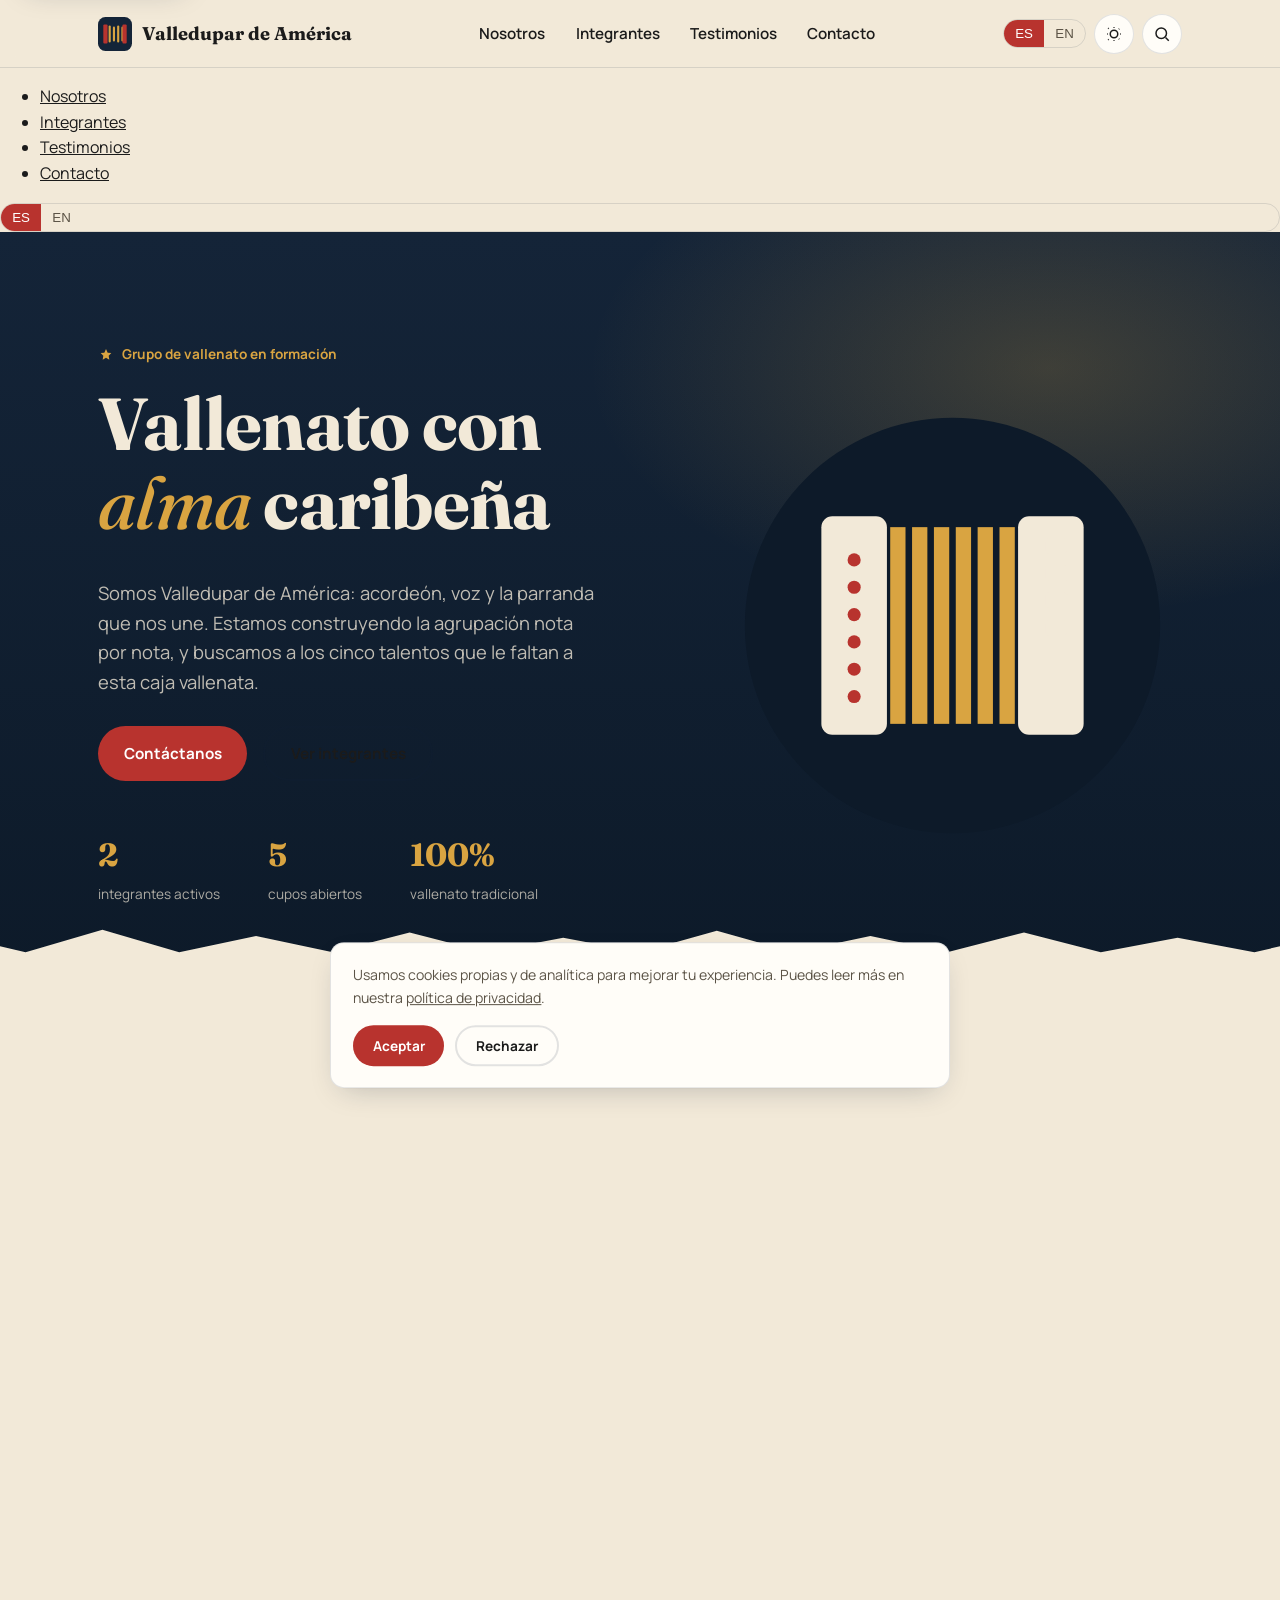
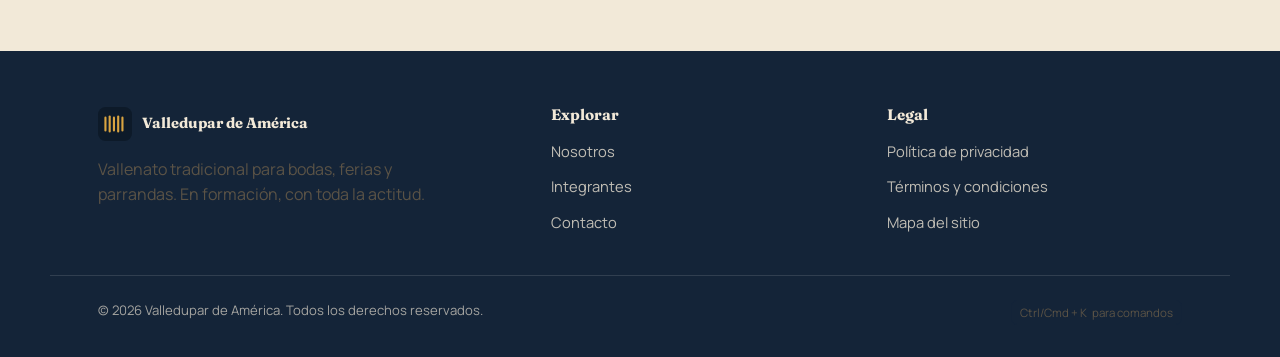
<file: index.html>
<!DOCTYPE html>
<html lang="es" data-theme="">
<head>
<meta charset="UTF-8">
<meta name="viewport" content="width=device-width, initial-scale=1, viewport-fit=cover">
<title>Valledupar de América — Grupo de Vallenato</title>
<meta name="description" content="Valledupar de América es una agrupación de vallenato en formación. Conoce a la banda, escucha nuestra historia y contáctanos para llevar la parranda a tu evento.">
<meta name="theme-color" content="#142438">
<link rel="icon" type="image/svg+xml" href="favicon.svg">
<link rel="canonical" href="https://valledupardeamerica.example.com/">

<!-- Open Graph -->
<meta property="og:type" content="website">
<meta property="og:title" content="Valledupar de América — Grupo de Vallenato">
<meta property="og:description" content="Vallenato auténtico desde el corazón. Conoce a la banda y contáctanos para tu próximo evento.">
<meta property="og:locale" content="es_CO">
<meta property="og:url" content="https://valledupardeamerica.example.com/">
<meta name="twitter:card" content="summary_large_image">

<link rel="preconnect" href="https://fonts.googleapis.com">
<link rel="preconnect" href="https://fonts.gstatic.com" crossorigin>
<link rel="stylesheet" href="styles.css">
</head>
<body>

<!-- ============ LOADING SCREEN ============ -->
<div id="loader" aria-hidden="true">
  <svg class="loader-bellows" viewBox="0 0 120 120" xmlns="http://www.w3.org/2000/svg">
    <rect class="fold" x="20" y="30" width="12" height="60" rx="2" fill="#D9A441"/>
    <rect class="fold" x="40" y="30" width="12" height="60" rx="2" fill="#F2E9D8"/>
    <rect class="fold" x="60" y="30" width="12" height="60" rx="2" fill="#D9A441"/>
    <rect class="fold" x="80" y="30" width="12" height="60" rx="2" fill="#F2E9D8"/>
  </svg>
  <span class="loader-label" data-i18n="loader.label" data-i18n-es="Afinando el acordeón…" data-i18n-en="Tuning the accordion…">Afinando el acordeón…</span>
</div>

<a class="skip-link" href="#contenido" data-i18n="skip" data-i18n-es="Saltar al contenido" data-i18n-en="Skip to content">Saltar al contenido</a>

<!-- ============ HEADER ============ -->
<header class="site-header">
  <div class="container nav">
    <a href="index.html" class="brand">
      <svg viewBox="0 0 64 64" aria-hidden="true"><rect width="64" height="64" rx="14" fill="#142438"/><g fill="none" stroke="#D9A441" stroke-width="4" stroke-linecap="round"><path d="M14 20 L14 44"/><path d="M22 18 L22 46"/><path d="M30 20 L30 44"/><path d="M38 18 L38 46"/><path d="M46 20 L46 44"/></g><rect x="10" y="14" width="8" height="36" rx="2" fill="#B8332E"/><rect x="46" y="14" width="8" height="36" rx="2" fill="#B8332E"/></svg>
      Valledupar de América
    </a>

    <ul class="nav-links">
      <li><a href="#nosotros" data-i18n data-i18n-es="Nosotros" data-i18n-en="About">Nosotros</a></li>
      <li><a href="#integrantes" data-i18n data-i18n-es="Integrantes" data-i18n-en="Members">Integrantes</a></li>
      <li><a href="#testimonios" data-i18n data-i18n-es="Testimonios" data-i18n-en="Testimonials">Testimonios</a></li>
      <li><a href="#contacto" data-i18n data-i18n-es="Contacto" data-i18n-en="Contact">Contacto</a></li>
    </ul>

    <div class="nav-actions">
      <div class="lang-switch lang-switch-desktop" role="group" aria-label="Idioma / Language">
        <button type="button" data-lang="es" aria-pressed="true">ES</button>
        <button type="button" data-lang="en" aria-pressed="false">EN</button>
      </div>
      <button class="icon-btn" data-theme-toggle type="button" aria-pressed="false" aria-label="Cambiar tema">
        <svg viewBox="0 0 24 24" fill="none" stroke="currentColor" stroke-width="2"><path d="M12 3v1M12 20v1M4.2 4.2l.7.7M18.4 18.4l.7.7M3 12h1M20 12h1M4.2 19.8l.7-.7M18.4 5.6l.7-.7"/><circle cx="12" cy="12" r="5"/></svg>
      </button>
      <button class="icon-btn" data-cmdk-open type="button" aria-label="Abrir paleta de comandos (Ctrl+K)">
        <svg viewBox="0 0 24 24" fill="none" stroke="currentColor" stroke-width="2"><circle cx="11" cy="11" r="7"/><path d="M21 21l-4.3-4.3"/></svg>
      </button>
      <button class="nav-toggle" aria-expanded="false" aria-label="Abrir menú" aria-controls="mobile-drawer">
        <span></span>
      </button>
    </div>
  </div>
</header>

<div class="drawer-backdrop"></div>
<nav class="mobile-drawer" id="mobile-drawer" aria-label="Menú móvil">
  <ul>
    <li><a href="#nosotros" data-i18n data-i18n-es="Nosotros" data-i18n-en="About">Nosotros</a></li>
    <li><a href="#integrantes" data-i18n data-i18n-es="Integrantes" data-i18n-en="Members">Integrantes</a></li>
    <li><a href="#testimonios" data-i18n data-i18n-es="Testimonios" data-i18n-en="Testimonials">Testimonios</a></li>
    <li><a href="#contacto" data-i18n data-i18n-es="Contacto" data-i18n-en="Contact">Contacto</a></li>
  </ul>
  <div class="lang-switch" role="group" aria-label="Idioma / Language">
    <button type="button" data-lang="es" aria-pressed="true">ES</button>
    <button type="button" data-lang="en" aria-pressed="false">EN</button>
  </div>
</nav>

<main id="contenido">

  <!-- ============ HERO ============ -->
  <section class="hero">
    <div class="container hero-grid">
      <div>
        <span class="eyebrow-tag">
          <svg viewBox="0 0 24 24" fill="currentColor" aria-hidden="true"><path d="M12 3l2.5 5.5L20 9l-4 4 1 6-5-3-5 3 1-6-4-4 5.5-.5z"/></svg>
          <span data-i18n data-i18n-es="Grupo de vallenato en formación" data-i18n-en="Vallenato group in the making">Grupo de vallenato en formación</span>
        </span>
        <h1 data-i18n data-i18n-es="Vallenato con <em>alma</em> caribeña" data-i18n-en="Vallenato with Caribbean <em>soul</em>">Vallenato con <em>alma</em> caribeña</h1>
        <p class="lede" data-i18n data-i18n-es="Somos Valledupar de América: acordeón, voz y la parranda que nos une. Estamos construyendo la agrupación nota por nota, y buscamos a los cinco talentos que le faltan a esta caja vallenata." data-i18n-en="We are Valledupar de América: accordion, voice, and the parranda that unites us. We're building the group note by note, and looking for the five talents this caja vallenata still needs.">Somos Valledupar de América: acordeón, voz y la parranda que nos une. Estamos construyendo la agrupación nota por nota, y buscamos a los cinco talentos que le faltan a esta caja vallenata.</p>
        <div class="hero-cta-row">
          <a href="#contacto" class="btn" data-i18n data-i18n-es="Contáctanos" data-i18n-en="Get in touch">Contáctanos</a>
          <a href="#integrantes" class="btn btn-outline" data-i18n data-i18n-es="Ver integrantes" data-i18n-en="Meet the band">Ver integrantes</a>
        </div>

        <div class="stat-row">
          <div class="stat"><b>2</b><span data-i18n data-i18n-es="integrantes activos" data-i18n-en="active members">integrantes activos</span></div>
          <div class="stat"><b>5</b><span data-i18n data-i18n-es="cupos abiertos" data-i18n-en="open spots">cupos abiertos</span></div>
          <div class="stat"><b>100%</b><span data-i18n data-i18n-es="vallenato tradicional" data-i18n-en="traditional vallenato">vallenato tradicional</span></div>
        </div>
      </div>

      <div class="hero-art float-slow" aria-hidden="true">
        <svg viewBox="0 0 420 420" xmlns="http://www.w3.org/2000/svg">
          <title>Ilustración de acordeón vallenato</title>
          <circle cx="210" cy="210" r="190" fill="#0d1a29"/>
          <g transform="translate(90,110)">
            <rect x="0" y="0" width="60" height="200" rx="10" fill="#F2E9D8"/>
            <rect x="180" y="0" width="60" height="200" rx="10" fill="#F2E9D8"/>
            <g fill="#D9A441">
              <rect x="63" y="10" width="14" height="180"/>
              <rect x="83" y="10" width="14" height="180"/>
              <rect x="103" y="10" width="14" height="180"/>
              <rect x="123" y="10" width="14" height="180"/>
              <rect x="143" y="10" width="14" height="180"/>
              <rect x="163" y="10" width="14" height="180"/>
            </g>
            <g fill="#B8332E">
              <circle cx="30" cy="40" r="6"/><circle cx="30" cy="65" r="6"/><circle cx="30" cy="90" r="6"/>
              <circle cx="30" cy="115" r="6"/><circle cx="30" cy="140" r="6"/><circle cx="30" cy="165" r="6"/>
            </g>
            <g fill="#F2E9D8">
              <rect x="205" y="20" width="20" height="14" rx="3"/>
              <rect x="205" y="45" width="20" height="14" rx="3"/>
              <rect x="205" y="70" width="20" height="14" rx="3"/>
              <rect x="205" y="95" width="20" height="14" rx="3"/>
            </g>
          </g>
        </svg>
      </div>
    </div>
  </section>

  <!-- ============ NOSOTROS ============ -->
  <section id="nosotros" class="container">
    <div class="section-head" data-reveal>
      <span class="section-tag" data-i18n data-i18n-es="Nuestra historia" data-i18n-en="Our story">Nuestra historia</span>
      <h2 data-i18n data-i18n-es="Una parranda que apenas comienza" data-i18n-en="A parranda that's just getting started">Una parranda que apenas comienza</h2>
      <p data-i18n data-i18n-es="Valledupar de América nació de las ganas de dos amigos —voz y acordeón— de llevar el vallenato tradicional a cada rincón. Hoy estamos armando la agrupación completa: caja, guacharaca, bajo y guitarra están por sumarse a esta historia." data-i18n-en="Valledupar de América was born from the drive of two friends — voice and accordion — to bring traditional vallenato everywhere. Today we're building the full lineup: caja, guacharaca, bass, and guitar are about to join this story.">Valledupar de América nació de las ganas de dos amigos —voz y acordeón— de llevar el vallenato tradicional a cada rincón. Hoy estamos armando la agrupación completa: caja, guacharaca, bajo y guitarra están por sumarse a esta historia.</p>
    </div>

    <div class="grid-members" data-reveal-group>
      <div class="member-card" data-reveal>
        <div class="member-avatar">🎙️</div>
        <span class="member-role" data-i18n data-i18n-es="Voz principal" data-i18n-en="Lead vocals">Voz principal</span>
        <h3 data-i18n data-i18n-es="Fundador · Vocalista" data-i18n-en="Founder · Vocalist">Fundador · Vocalista</h3>
        <p data-i18n data-i18n-es="La voz que cuenta las historias del pueblo." data-i18n-en="The voice that tells the stories of the people.">La voz que cuenta las historias del pueblo.</p>
      </div>
      <div class="member-card" data-reveal>
        <div class="member-avatar">🪗</div>
        <span class="member-role" data-i18n data-i18n-es="Acordeón" data-i18n-en="Accordion">Acordeón</span>
        <h3 data-i18n data-i18n-es="Fundador · Acordeonero" data-i18n-en="Founder · Accordionist">Fundador · Acordeonero</h3>
        <p data-i18n data-i18n-es="El fuelle que le pone melodía a cada verso." data-i18n-en="The bellows that give every verse its melody.">El fuelle que le pone melodía a cada verso.</p>
      </div>
    </div>
  </section>

  <!-- ============ INTEGRANTES / VACANTES ============ -->
  <section id="integrantes" class="container">
    <div class="section-head" data-reveal>
      <span class="section-tag" data-i18n data-i18n-es="Cupos abiertos" data-i18n-en="Open spots">Cupos abiertos</span>
      <h2 data-i18n data-i18n-es="Nos faltas tú" data-i18n-en="We're missing you">Nos faltas tú</h2>
      <p data-i18n data-i18n-es="Buscamos 5 músicos para completar la agrupación. Si tocas alguno de estos instrumentos y vives la música vallenata, escríbenos." data-i18n-en="We're looking for 5 musicians to complete the lineup. If you play one of these instruments and live vallenato music, get in touch.">Buscamos 5 músicos para completar la agrupación. Si tocas alguno de estos instrumentos y vives la música vallenata, escríbenos.</p>
    </div>
    <div class="grid-members" data-reveal-group>
      <div class="member-card member-open" data-reveal>
        <h3 data-i18n data-i18n-es="Caja vallenata" data-i18n-en="Caja vallenata">Caja vallenata</h3>
        <p data-i18n data-i18n-es="Cupo abierto" data-i18n-en="Open spot">Cupo abierto</p>
      </div>
      <div class="member-card member-open" data-reveal>
        <h3 data-i18n data-i18n-es="Guacharaca" data-i18n-en="Guacharaca">Guacharaca</h3>
        <p data-i18n data-i18n-es="Cupo abierto" data-i18n-en="Open spot">Cupo abierto</p>
      </div>
      <div class="member-card member-open" data-reveal>
        <h3 data-i18n data-i18n-es="Bajo" data-i18n-en="Bass">Bajo</h3>
        <p data-i18n data-i18n-es="Cupo abierto" data-i18n-en="Open spot">Cupo abierto</p>
      </div>
      <div class="member-card member-open" data-reveal>
        <h3 data-i18n data-i18n-es="Guitarra" data-i18n-en="Guitar">Guitarra</h3>
        <p data-i18n data-i18n-es="Cupo abierto" data-i18n-en="Open spot">Cupo abierto</p>
      </div>
      <div class="member-card member-open" data-reveal>
        <h3 data-i18n data-i18n-es="Coros / percusión" data-i18n-en="Backing vocals / percussion">Coros / percusión</h3>
        <p data-i18n data-i18n-es="Cupo abierto" data-i18n-en="Open spot">Cupo abierto</p>
      </div>
    </div>
  </section>

  <!-- ============ CTA REPETIDO #1 ============ -->
  <section class="container">
    <div class="cta-band" data-reveal>
      <div>
        <h2 data-i18n data-i18n-es="¿Tocas y quieres unirte?" data-i18n-en="Do you play and want to join?">¿Tocas y quieres unirte?</h2>
        <p data-i18n data-i18n-es="Cuéntanos qué instrumento tocas y desde cuándo vives el vallenato." data-i18n-en="Tell us what you play and how long you've lived vallenato.">Cuéntanos qué instrumento tocas y desde cuándo vives el vallenato.</p>
      </div>
      <a href="#contacto" class="btn" data-i18n data-i18n-es="Escríbenos" data-i18n-en="Message us">Escríbenos</a>
    </div>
  </section>

  <!-- ============ TESTIMONIOS ============ -->
  <section id="testimonios" class="container">
    <div class="section-head" data-reveal style="margin-inline:auto; text-align:center;">
      <span class="section-tag" data-i18n data-i18n-es="Lo que dicen de nosotros" data-i18n-en="What people say">Lo que dicen de nosotros</span>
      <h2 data-i18n data-i18n-es="Voces que ya nos acompañaron" data-i18n-en="Voices who've already joined us">Voces que ya nos acompañaron</h2>
    </div>

    <div class="testimonial-wrap" data-reveal>
      <div class="testimonial-track" data-skeleton>
        <div class="testimonial is-active">
          <blockquote data-i18n data-i18n-es="“Tocaron en el cumpleaños de mi papá y no paramos de bailar en toda la noche.”" data-i18n-en="“They played at my dad's birthday and we didn't stop dancing all night.”">"Tocaron en el cumpleaños de mi papá y no paramos de bailar en toda la noche."</blockquote>
          <cite data-i18n data-i18n-es="— Marcela R., Valledupar" data-i18n-en="— Marcela R., Valledupar">— Marcela R., Valledupar</cite>
        </div>
        <div class="testimonial">
          <blockquote data-i18n data-i18n-es="“Se nota el amor por el vallenato tradicional. Se sintió una parranda de verdad.”" data-i18n-en="“You can feel the love for traditional vallenato. It felt like a real parranda.”">"Se nota el amor por el vallenato tradicional. Se sintió una parranda de verdad."</blockquote>
          <cite data-i18n data-i18n-es="— Luis F., organizador de eventos" data-i18n-en="— Luis F., event organizer">— Luis F., organizador de eventos</cite>
        </div>
        <div class="testimonial">
          <blockquote data-i18n data-i18n-es="“Puntuales, profesionales y con un repertorio que emociona hasta las lágrimas.”" data-i18n-en="“Punctual, professional, and a repertoire that moves you to tears.”">"Puntuales, profesionales y con un repertorio que emociona hasta las lágrimas."</blockquote>
          <cite data-i18n data-i18n-es="— Ana M., novia" data-i18n-en="— Ana M., bride">— Ana M., novia</cite>
        </div>
      </div>
      <div class="testimonial-dots" role="tablist" aria-label="Seleccionar testimonio"></div>
    </div>
  </section>

  <!-- ============ CTA REPETIDO #2 ============ -->
  <section class="container">
    <div class="cta-band" data-reveal style="background:linear-gradient(135deg, var(--teal), #0a2b2c);">
      <div>
        <h2 data-i18n data-i18n-es="Lleva la parranda a tu evento" data-i18n-en="Bring the parranda to your event">Lleva la parranda a tu evento</h2>
        <p data-i18n data-i18n-es="Bodas, cumpleaños, ferias y parrandas privadas. Cuéntanos la fecha." data-i18n-en="Weddings, birthdays, fairs, and private parrandas. Tell us the date.">Bodas, cumpleaños, ferias y parrandas privadas. Cuéntanos la fecha.</p>
      </div>
      <a href="#contacto" class="btn" style="--btn-bg:#fff; --btn-fg:#0a2b2c;" data-i18n data-i18n-es="Cotiza tu evento" data-i18n-en="Get a quote">Cotiza tu evento</a>
    </div>
  </section>

  <!-- ============ CONTACTO ============ -->
  <section id="contacto" class="container">
    <div class="section-head" data-reveal>
      <span class="section-tag" data-i18n data-i18n-es="Hablemos" data-i18n-en="Let's talk">Hablemos</span>
      <h2 data-i18n data-i18n-es="Escríbenos y te respondemos" data-i18n-en="Write to us and we'll reply">Escríbenos y te respondemos</h2>
    </div>

    <div class="contact-grid">
      <div data-reveal>
        <!--
          IMPORTANTE PARA QUIEN PUBLIQUE ESTE SITIO:
          - Reemplaza "action" por tu endpoint real (p. ej. Formspree, Netlify Forms, etc.).
          - Quita data-demo="true" del <form> cuando conectes un backend real
            (mientras tanto, el envío se simula para poder probar la validación).
        -->
        <form id="contact-form" action="https://formspree.io/f/tu-id" method="POST" data-demo="true" novalidate>
          <div class="form-alert" role="alert"></div>

          <div class="field">
            <label for="nombre" data-i18n data-i18n-es="Nombre" data-i18n-en="Name">Nombre</label>
            <input type="text" id="nombre" name="nombre" required autocomplete="name">
            <span class="error-msg" role="alert"></span>
          </div>

          <div class="field">
            <label for="email" data-i18n data-i18n-es="Correo electrónico" data-i18n-en="Email">Correo electrónico</label>
            <input type="email" id="email" name="email" required autocomplete="email">
            <span class="error-msg" role="alert"></span>
          </div>

          <div class="field">
            <label for="telefono" data-i18n data-i18n-es="Teléfono (opcional)" data-i18n-en="Phone (optional)">Teléfono (opcional)</label>
            <input type="tel" id="telefono" name="telefono" autocomplete="tel">
            <span class="error-msg" role="alert"></span>
          </div>

          <div class="field">
            <label for="tipo" data-i18n data-i18n-es="Motivo" data-i18n-en="Reason">Motivo</label>
            <select id="tipo" name="tipo">
              <option value="evento" data-i18n data-i18n-es="Contratar para un evento" data-i18n-en="Book for an event">Contratar para un evento</option>
              <option value="musico" data-i18n data-i18n-es="Unirme como músico" data-i18n-en="Join as a musician">Unirme como músico</option>
              <option value="otro" data-i18n data-i18n-es="Otro" data-i18n-en="Other">Otro</option>
            </select>
          </div>

          <div class="field">
            <label for="mensaje" data-i18n data-i18n-es="Mensaje" data-i18n-en="Message">Mensaje</label>
            <textarea id="mensaje" name="mensaje" required></textarea>
            <span class="hint" data-i18n data-i18n-es="Mínimo 10 caracteres." data-i18n-en="Minimum 10 characters.">Mínimo 10 caracteres.</span>
            <span class="error-msg" role="alert"></span>
          </div>

          <button type="submit" class="btn" data-i18n data-i18n-es="Enviar mensaje" data-i18n-en="Send message">Enviar mensaje</button>

          <p class="form-note">
            <svg width="18" height="18" viewBox="0 0 24 24" fill="none" stroke="currentColor" stroke-width="2" aria-hidden="true"><circle cx="12" cy="12" r="10"/><path d="M12 8v4M12 16h.01"/></svg>
            <span data-i18n data-i18n-es="Tu borrador se guarda automáticamente en este dispositivo mientras escribes. Al enviar, revisa nuestra <a href='privacidad.html'>política de privacidad</a>." data-i18n-en="Your draft is autosaved on this device as you type. By submitting, you agree to our <a href='privacidad.html'>privacy policy</a>.">Tu borrador se guarda automáticamente en este dispositivo mientras escribes. Al enviar, revisa nuestra <a href="privacidad.html">política de privacidad</a>.</span>
          </p>
        </form>
      </div>

      <div data-reveal>
        <div class="contact-info-card">
          <h3 data-i18n data-i18n-es="Otras formas de contacto" data-i18n-en="Other ways to reach us">Otras formas de contacto</h3>
          <ul>
            <li>
              <svg viewBox="0 0 24 24" fill="none" stroke="currentColor" stroke-width="2" aria-hidden="true"><path d="M4 4h16v16H4z"/><path d="M22 6l-10 7L2 6"/></svg>
              <span>
                hola@valledupardeamerica.example.com
                <button class="btn-ghost" type="button" data-copy="hola@valledupardeamerica.example.com" style="font-size:.78rem; text-decoration:underline;" data-i18n data-i18n-es="copiar" data-i18n-en="copy">copiar</button>
              </span>
            </li>
            <li>
              <svg viewBox="0 0 24 24" fill="none" stroke="currentColor" stroke-width="2" aria-hidden="true"><path d="M22 16.9v3a2 2 0 0 1-2.2 2 19.8 19.8 0 0 1-8.6-3.1 19.5 19.5 0 0 1-6-6 19.8 19.8 0 0 1-3.1-8.7A2 2 0 0 1 4.1 2h3a2 2 0 0 1 2 1.7c.1.9.3 1.8.6 2.7a2 2 0 0 1-.5 2.1L8 9.7a16 16 0 0 0 6 6l1.2-1.2a2 2 0 0 1 2.1-.5c.9.3 1.8.5 2.7.6a2 2 0 0 1 1.7 2z"/></svg>
              <span>+57 300 000 0000</span>
            </li>
            <li>
              <svg viewBox="0 0 24 24" fill="none" stroke="currentColor" stroke-width="2" aria-hidden="true"><path d="M21 10c0 6-9 12-9 12s-9-6-9-12a9 9 0 1 1 18 0z"/><circle cx="12" cy="10" r="3"/></svg>
              <!-- Reemplaza con tu ciudad/dirección real de contacto público antes de publicar. -->
              <span data-i18n data-i18n-es="Costa Caribe, Colombia (dirección exacta a confirmar)" data-i18n-en="Colombian Caribbean coast (exact address TBC)">Costa Caribe, Colombia (dirección exacta a confirmar)</span>
            </li>
          </ul>

          <div class="social-row">
            <a href="https://instagram.com/" aria-label="Instagram" target="_blank" rel="noopener">
              <svg viewBox="0 0 24 24" fill="none" stroke="currentColor" stroke-width="2"><rect x="2" y="2" width="20" height="20" rx="5"/><circle cx="12" cy="12" r="4"/><circle cx="17.5" cy="6.5" r="1"/></svg>
            </a>
            <a href="https://facebook.com/" aria-label="Facebook" target="_blank" rel="noopener">
              <svg viewBox="0 0 24 24" fill="none" stroke="currentColor" stroke-width="2"><path d="M18 2h-3a5 5 0 0 0-5 5v3H7v4h3v8h4v-8h3l1-4h-4V7a1 1 0 0 1 1-1h3z"/></svg>
            </a>
            <a href="https://tiktok.com/" aria-label="TikTok" target="_blank" rel="noopener">
              <svg viewBox="0 0 24 24" fill="none" stroke="currentColor" stroke-width="2"><path d="M9 12a4 4 0 1 0 4 4V4c1 2 3 3 5 3"/></svg>
            </a>
            <a href="https://youtube.com/" aria-label="YouTube" target="_blank" rel="noopener">
              <svg viewBox="0 0 24 24" fill="none" stroke="currentColor" stroke-width="2"><rect x="2" y="5" width="20" height="14" rx="4"/><path d="M10 9l5 3-5 3z" fill="currentColor" stroke="none"/></svg>
            </a>
            <button class="icon-btn" data-share data-share-text="Valledupar de América — Vallenato con alma caribeña" aria-label="Compartir">
              <svg viewBox="0 0 24 24" fill="none" stroke="currentColor" stroke-width="2"><circle cx="18" cy="5" r="3"/><circle cx="6" cy="12" r="3"/><circle cx="18" cy="19" r="3"/><path d="M8.6 10.6l6.8-3.8M8.6 13.4l6.8 3.8"/></svg>
            </button>
          </div>
        </div>
      </div>
    </div>
  </section>

</main>

<!-- ============ FOOTER ============ -->
<footer class="site-footer">
  <div class="container footer-grid">
    <div>
      <a href="index.html" class="brand" style="color:var(--arena);">
        <svg viewBox="0 0 64 64" aria-hidden="true" width="30" height="30"><rect width="64" height="64" rx="14" fill="#0d1a29"/><g fill="none" stroke="#D9A441" stroke-width="4" stroke-linecap="round"><path d="M14 20 L14 44"/><path d="M22 18 L22 46"/><path d="M30 20 L30 44"/><path d="M38 18 L38 46"/><path d="M46 20 L46 44"/></g></svg>
        Valledupar de América
      </a>
      <p style="margin-top:1rem; max-width: 34ch;" data-i18n data-i18n-es="Vallenato tradicional para bodas, ferias y parrandas. En formación, con toda la actitud." data-i18n-en="Traditional vallenato for weddings, fairs, and parrandas. In the making, with all the attitude.">Vallenato tradicional para bodas, ferias y parrandas. En formación, con toda la actitud.</p>
    </div>
    <div>
      <h4 data-i18n data-i18n-es="Explorar" data-i18n-en="Explore">Explorar</h4>
      <ul>
        <li><a href="#nosotros" data-i18n data-i18n-es="Nosotros" data-i18n-en="About">Nosotros</a></li>
        <li><a href="#integrantes" data-i18n data-i18n-es="Integrantes" data-i18n-en="Members">Integrantes</a></li>
        <li><a href="#contacto" data-i18n data-i18n-es="Contacto" data-i18n-en="Contact">Contacto</a></li>
      </ul>
    </div>
    <div>
      <h4 data-i18n data-i18n-es="Legal" data-i18n-en="Legal">Legal</h4>
      <ul>
        <li><a href="privacidad.html" data-i18n data-i18n-es="Política de privacidad" data-i18n-en="Privacy policy">Política de privacidad</a></li>
        <li><a href="terminos.html" data-i18n data-i18n-es="Términos y condiciones" data-i18n-en="Terms &amp; conditions">Términos y condiciones</a></li>
        <li><a href="sitemap.xml" data-i18n data-i18n-es="Mapa del sitio" data-i18n-en="Sitemap">Mapa del sitio</a></li>
      </ul>
    </div>
  </div>
  <div class="container footer-bottom">
    <span>&copy; <span id="year">2026</span> Valledupar de América. <span data-i18n data-i18n-es="Todos los derechos reservados." data-i18n-en="All rights reserved.">Todos los derechos reservados.</span></span>
    <span class="kbd-hint">Ctrl/Cmd + K <span data-i18n data-i18n-es="para comandos" data-i18n-en="for commands">para comandos</span></span>
  </div>
</footer>

<!-- ============ BOTÓN VOLVER ARRIBA ============ -->
<button class="to-top" aria-label="Volver arriba" type="button">
  <svg viewBox="0 0 24 24" fill="none" stroke="currentColor" stroke-width="2.4"><path d="M12 19V5M5 12l7-7 7 7"/></svg>
</button>

<!-- ============ BANNER DE COOKIES ============ -->
<div class="cookie-banner" role="dialog" aria-label="Aviso de cookies">
  <p data-i18n data-i18n-es="Usamos cookies propias y de analítica para mejorar tu experiencia. Puedes leer más en nuestra <a href='privacidad.html'>política de privacidad</a>." data-i18n-en="We use our own and analytics cookies to improve your experience. Read more in our <a href='privacidad.html'>privacy policy</a>.">Usamos cookies propias y de analítica para mejorar tu experiencia. Puedes leer más en nuestra <a href="privacidad.html">política de privacidad</a>.</p>
  <div class="cookie-actions">
    <button class="btn" type="button" data-cookie-accept data-i18n data-i18n-es="Aceptar" data-i18n-en="Accept">Aceptar</button>
    <button class="btn btn-outline" type="button" data-cookie-decline data-i18n data-i18n-es="Rechazar" data-i18n-en="Decline">Rechazar</button>
  </div>
</div>

<!-- ============ COMMAND PALETTE ============ -->
<div class="cmdk-overlay" role="dialog" aria-label="Paleta de comandos">
  <div class="cmdk-panel">
    <input class="cmdk-input" type="text" placeholder="Escribe un comando o busca una sección…" aria-label="Buscar comando">
    <ul class="cmdk-list"></ul>
  </div>
  <a href="#nosotros" data-cmdk-item="Ir a Nosotros" style="display:none;"></a>
  <a href="#integrantes" data-cmdk-item="Ir a Integrantes" style="display:none;"></a>
  <a href="#testimonios" data-cmdk-item="Ir a Testimonios" style="display:none;"></a>
  <a href="#contacto" data-cmdk-item="Ir a Contacto" style="display:none;"></a>
  <a href="privacidad.html" data-cmdk-item="Política de privacidad" style="display:none;"></a>
</div>

<script>document.getElementById("year").textContent = new Date().getFullYear();</script>
<script src="main.js"></script>
</body>
</html>
</file>
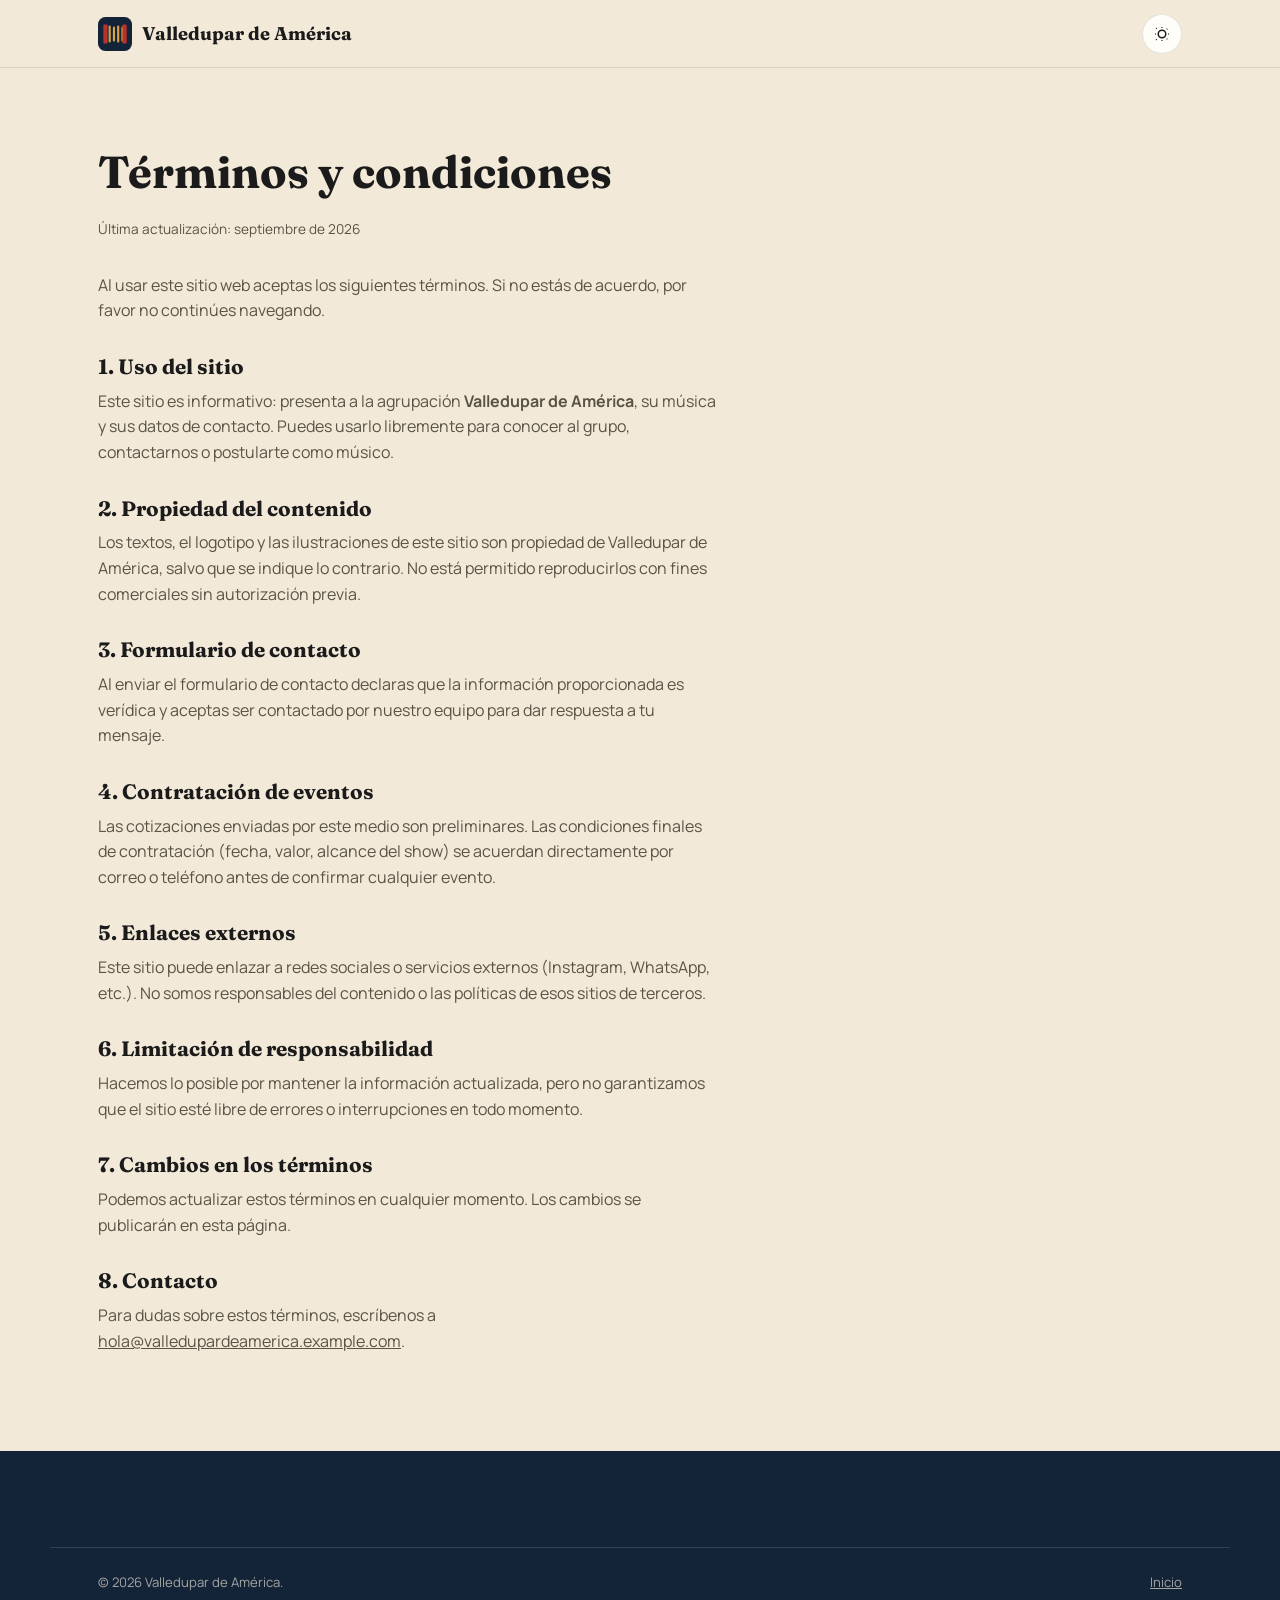
<file: terminos.html>
<!DOCTYPE html>
<html lang="es">
<head>
<meta charset="UTF-8">
<meta name="viewport" content="width=device-width, initial-scale=1, viewport-fit=cover">
<title>Términos y condiciones — Valledupar de América</title>
<meta name="description" content="Condiciones de uso del sitio web de Valledupar de América.">
<link rel="icon" type="image/svg+xml" href="favicon.svg">
<link rel="stylesheet" href="styles.css">
</head>
<body>

<header class="site-header">
  <div class="container nav">
    <a href="index.html" class="brand">
      <svg viewBox="0 0 64 64" aria-hidden="true"><rect width="64" height="64" rx="14" fill="#142438"/><g fill="none" stroke="#D9A441" stroke-width="4" stroke-linecap="round"><path d="M14 20 L14 44"/><path d="M22 18 L22 46"/><path d="M30 20 L30 44"/><path d="M38 18 L38 46"/><path d="M46 20 L46 44"/></g><rect x="10" y="14" width="8" height="36" rx="2" fill="#B8332E"/><rect x="46" y="14" width="8" height="36" rx="2" fill="#B8332E"/></svg>
      Valledupar de América
    </a>
    <div class="nav-actions">
      <button class="icon-btn" data-theme-toggle type="button" aria-pressed="false" aria-label="Cambiar tema">
        <svg viewBox="0 0 24 24" fill="none" stroke="currentColor" stroke-width="2"><path d="M12 3v1M12 20v1M4.2 4.2l.7.7M18.4 18.4l.7.7M3 12h1M20 12h1M4.2 19.8l.7-.7M18.4 5.6l.7-.7"/><circle cx="12" cy="12" r="5"/></svg>
      </button>
    </div>
  </div>
</header>

<main class="container legal-page">
  <article>
    <h1>Términos y condiciones</h1>
    <p class="updated">Última actualización: septiembre de 2026</p>

    <p>Al usar este sitio web aceptas los siguientes términos. Si no estás de acuerdo, por favor no continúes navegando.</p>

    <h2>1. Uso del sitio</h2>
    <p>Este sitio es informativo: presenta a la agrupación <strong>Valledupar de América</strong>, su música y sus datos de contacto. Puedes usarlo libremente para conocer al grupo, contactarnos o postularte como músico.</p>

    <h2>2. Propiedad del contenido</h2>
    <p>Los textos, el logotipo y las ilustraciones de este sitio son propiedad de Valledupar de América, salvo que se indique lo contrario. No está permitido reproducirlos con fines comerciales sin autorización previa.</p>

    <h2>3. Formulario de contacto</h2>
    <p>Al enviar el formulario de contacto declaras que la información proporcionada es verídica y aceptas ser contactado por nuestro equipo para dar respuesta a tu mensaje.</p>

    <h2>4. Contratación de eventos</h2>
    <p>Las cotizaciones enviadas por este medio son preliminares. Las condiciones finales de contratación (fecha, valor, alcance del show) se acuerdan directamente por correo o teléfono antes de confirmar cualquier evento.</p>

    <h2>5. Enlaces externos</h2>
    <p>Este sitio puede enlazar a redes sociales o servicios externos (Instagram, WhatsApp, etc.). No somos responsables del contenido o las políticas de esos sitios de terceros.</p>

    <h2>6. Limitación de responsabilidad</h2>
    <p>Hacemos lo posible por mantener la información actualizada, pero no garantizamos que el sitio esté libre de errores o interrupciones en todo momento.</p>

    <h2>7. Cambios en los términos</h2>
    <p>Podemos actualizar estos términos en cualquier momento. Los cambios se publicarán en esta página.</p>

    <h2>8. Contacto</h2>
    <p>Para dudas sobre estos términos, escríbenos a <a href="mailto:hola@valledupardeamerica.example.com">hola@valledupardeamerica.example.com</a>.</p>
  </article>
</main>

<footer class="site-footer">
  <div class="container footer-bottom">
    <span>&copy; <span id="year">2026</span> Valledupar de América.</span>
    <a href="index.html">Inicio</a>
  </div>
</footer>

<button class="to-top" aria-label="Volver arriba" type="button">
  <svg viewBox="0 0 24 24" fill="none" stroke="currentColor" stroke-width="2.4"><path d="M12 19V5M5 12l7-7 7 7"/></svg>
</button>

<script>document.getElementById("year").textContent = new Date().getFullYear();</script>
<script src="main.js"></script>
</body>
</html>
</file>
<file: styles.css>
/* =========================================================
   VALLEDUPAR DE AMÉRICA — Hoja de estilos
   Paleta inspirada en la costa Caribe colombiana y el vallenato:
   noche caribeña, latón del acordeón, rojo de parranda, arena.
   ========================================================= */

/* -------------------- Fuentes -------------------- */
@import url('https://fonts.googleapis.com/css2?family=Fraunces:ital,opsz,wght@0,9..144,400;0,9..144,600;0,9..144,700;0,9..144,900;1,9..144,500&family=Manrope:wght@400;500;600;700;800&display=swap');

/* -------------------- Tokens -------------------- */
:root{
  color-scheme: light;
  box-sizing: border-box;

  /* Paleta base */
  --noche: #142438;         /* azul noche caribeña */
  --noche-2: #0d1a29;
  --arena: #F2E9D8;         /* arena cálida */
  --arena-2: #EAD9BB;
  --laton: #D9A441;         /* latón / botones del acordeón */
  --laton-2: #B9832C;
  --rojo: #B8332E;          /* rojo de parranda / flor del vallenato */
  --rojo-2: #94261F;
  --teal: #0F3D3E;          /* verde-teal fuelle */
  --tinta: #1B1B1B;

  --bg: var(--arena);
  --bg-elevated: #FFFDF8;
  --text: var(--tinta);
  --text-muted: #5B5346;
  --surface-border: rgba(20,36,56,0.12);
  --accent: var(--rojo);
  --accent-contrast: #FFFFFF;
  --brass: var(--laton);
  --focus-ring: #1B6FB0;

  --shadow-soft: 0 10px 30px -12px rgba(20,36,56,0.28);
  --radius-sm: 6px;
  --radius-md: 14px;
  --radius-lg: 28px;

  --font-display: 'Fraunces', Georgia, 'Times New Roman', serif;
  --font-body: 'Manrope', -apple-system, BlinkMacSystemFont, 'Segoe UI', sans-serif;

  --container: 1180px;
  --gutter: clamp(1.25rem, 4vw, 3rem);

  --dur-fast: 160ms;
  --dur-med: 340ms;
  --dur-slow: 620ms;
  --ease-out: cubic-bezier(.16,.84,.44,1);
  --ease-spring: cubic-bezier(.34,1.56,.64,1);
}

:root[data-theme="dark"]{
  color-scheme: dark;
  --bg: var(--noche);
  --bg-elevated: #182B41;
  --text: #F3ECDD;
  --text-muted: #B9AF9B;
  --surface-border: rgba(242,233,216,0.12);
  --accent: var(--laton);
  --accent-contrast: #16202C;
  --shadow-soft: 0 10px 34px -12px rgba(0,0,0,0.55);
}

@media (prefers-color-scheme: dark){
  :root:not([data-theme="light"]){
    color-scheme: dark;
    --bg: var(--noche);
    --bg-elevated: #182B41;
    --text: #F3ECDD;
    --text-muted: #B9AF9B;
    --surface-border: rgba(242,233,216,0.12);
    --accent: var(--laton);
    --accent-contrast: #16202C;
    --shadow-soft: 0 10px 34px -12px rgba(0,0,0,0.55);
  }
}

*, *::before, *::after{ box-sizing: inherit; }

html{
  scroll-behavior: smooth;
  scroll-padding-top: calc(84px + env(safe-area-inset-top, 0px));
}

@media (prefers-reduced-motion: reduce){
  html{ scroll-behavior: auto; }
  *, *::before, *::after{
    animation-duration: 0.001ms !important;
    animation-iteration-count: 1 !important;
    transition-duration: 0.001ms !important;
    scroll-behavior: auto !important;
  }
}

body{
  margin: 0;
  background: var(--bg);
  color: var(--text);
  font-family: var(--font-body);
  font-size: 16px;
  line-height: 1.6;
  -webkit-font-smoothing: antialiased;
  padding-top: env(safe-area-inset-top, 0px);
  padding-bottom: env(safe-area-inset-bottom, 0px);
  transition: background var(--dur-med) var(--ease-out), color var(--dur-med) var(--ease-out);
  overflow-x: hidden;
}

img, svg{ max-width: 100%; display: block; }

a{ color: inherit; }

h1,h2,h3,h4{
  font-family: var(--font-display);
  line-height: 1.08;
  margin: 0 0 0.5em;
  font-weight: 700;
}

p{ margin: 0 0 1em; color: var(--text-muted); max-width: 62ch; }

.container{
  max-width: var(--container);
  margin: 0 auto;
  padding-inline: var(--gutter);
}

::selection{ background: var(--accent); color: var(--accent-contrast); }

:focus-visible{
  outline: 3px solid var(--focus-ring);
  outline-offset: 3px;
  border-radius: 4px;
}

/* -------------------- Skip link -------------------- */
.skip-link{
  position: absolute;
  left: 1rem; top: -60px;
  background: var(--bg-elevated);
  color: var(--text);
  padding: .75rem 1.25rem;
  border-radius: var(--radius-sm);
  z-index: 1000;
  transition: top var(--dur-fast) var(--ease-out);
  box-shadow: var(--shadow-soft);
}
.skip-link:focus{ top: 1rem; }

/* -------------------- Loading screen -------------------- */
#loader{
  position: fixed; inset: 0; z-index: 3000;
  display: flex; align-items: center; justify-content: center;
  background: var(--noche);
  transition: opacity var(--dur-slow) var(--ease-out), visibility var(--dur-slow);
}
#loader.is-hidden{ opacity: 0; visibility: hidden; pointer-events: none; }
.loader-bellows{ width: 120px; height: 120px; }
.loader-bellows .fold{
  transform-origin: center;
  animation: bellows 1.1s var(--ease-out) infinite alternate;
}
.loader-bellows .fold:nth-child(2){ animation-delay: .08s; }
.loader-bellows .fold:nth-child(3){ animation-delay: .16s; }
.loader-bellows .fold:nth-child(4){ animation-delay: .24s; }
@keyframes bellows{
  from{ transform: scaleX(1); }
  to{ transform: scaleX(1.35); }
}
.loader-label{
  position: absolute;
  margin-top: 170px;
  color: var(--arena);
  font-family: var(--font-body);
  letter-spacing: .04em;
  font-size: .85rem;
}

/* skeleton */
.skeleton{
  position: relative;
  overflow: hidden;
  background: var(--surface-border);
  border-radius: var(--radius-md);
}
.skeleton::after{
  content:"";
  position:absolute; inset:0;
  background: linear-gradient(90deg, transparent, rgba(255,255,255,.35), transparent);
  transform: translateX(-100%);
  animation: shimmer 1.4s infinite;
}
:root[data-theme="dark"] .skeleton::after{ background: linear-gradient(90deg, transparent, rgba(255,255,255,.12), transparent); }
@keyframes shimmer{ to{ transform: translateX(100%); } }

/* -------------------- Header / nav -------------------- */
.site-header{
  position: sticky; top: 0; z-index: 500;
  padding-top: env(safe-area-inset-top, 0px);
  background: color-mix(in srgb, var(--bg) 82%, transparent);
  backdrop-filter: blur(10px);
  border-bottom: 1px solid var(--surface-border);
  transition: transform var(--dur-med) var(--ease-out), background var(--dur-med);
}
.site-header.is-hidden{ transform: translateY(-100%); }
.nav{
  display: flex; align-items: center; justify-content: space-between;
  padding-block: .85rem;
}
.brand{
  display: flex; align-items: center; gap: .6rem;
  font-family: var(--font-display); font-weight: 700; font-size: 1.15rem;
  text-decoration: none;
}
.brand svg{ width: 34px; height: 34px; }
.nav-links{
  display: flex; gap: 1.9rem; list-style: none; margin: 0; padding: 0;
}
.nav-links a{
  text-decoration: none; font-weight: 600; font-size: .95rem;
  position: relative; padding-block: .3rem;
}
.nav-links a::after{
  content:""; position:absolute; left:0; right:100%; bottom:-2px; height:2px;
  background: var(--accent); transition: right var(--dur-med) var(--ease-out);
}
.nav-links a:hover::after, .nav-links a:focus-visible::after{ right: 0; }

.nav-actions{ display:flex; align-items:center; gap:.5rem; }

.icon-btn{
  width: 40px; height: 40px; display: grid; place-items: center;
  border-radius: 50%; border: 1px solid var(--surface-border);
  background: var(--bg-elevated); cursor: pointer; color: var(--text);
  transition: transform var(--dur-fast) var(--ease-spring), background var(--dur-fast), box-shadow var(--dur-fast);
}
.icon-btn:hover{ transform: translateY(-2px) scale(1.04); box-shadow: var(--shadow-soft); }
.icon-btn:active{ transform: translateY(0) scale(.94); }
.icon-btn svg{ width: 18px; height: 18px; }

.lang-switch{
  display:flex; border:1px solid var(--surface-border); border-radius: 999px; overflow:hidden;
  font-size:.78rem; font-weight:700;
}
.lang-switch button{
  border:0; background: transparent; color: var(--text-muted); padding: .4rem .7rem; cursor:pointer;
  transition: background var(--dur-fast), color var(--dur-fast);
}
.lang-switch button[aria-pressed="true"]{ background: var(--accent); color: var(--accent-contrast); }

.nav-toggle{
  display: none; width: 42px; height: 42px; border-radius: 50%;
  border: 1px solid var(--surface-border); background: var(--bg-elevated);
  cursor: pointer; position: relative;
}
.nav-toggle span, .nav-toggle span::before, .nav-toggle span::after{
  content:""; position:absolute; left: 11px; right: 11px; height: 2px; background: var(--text);
  transition: transform var(--dur-fast) var(--ease-out), opacity var(--dur-fast);
}
.nav-toggle span{ top: 50%; transform: translateY(-50%); }
.nav-toggle span::before{ top: -7px; }
.nav-toggle span::after{ top: 7px; }
.nav-toggle[aria-expanded="true"] span{ background: transparent; }
.nav-toggle[aria-expanded="true"] span::before{ transform: translateY(7px) rotate(45deg); }
.nav-toggle[aria-expanded="true"] span::after{ transform: translateY(-7px) rotate(-45deg); }

/* -------------------- Buttons -------------------- */
.btn{
  --btn-bg: var(--accent);
  --btn-fg: var(--accent-contrast);
  display: inline-flex; align-items: center; gap: .55rem;
  padding: .85rem 1.6rem;
  background: var(--btn-bg); color: var(--btn-fg);
  border: none; border-radius: 999px;
  font-family: var(--font-body); font-weight: 700; font-size: .95rem;
  text-decoration: none; cursor: pointer;
  position: relative; overflow: hidden;
  transition: transform var(--dur-fast) var(--ease-spring), box-shadow var(--dur-fast) var(--ease-out);
  -webkit-tap-highlight-color: transparent;
}
.btn:hover{ transform: translateY(-3px); box-shadow: 0 14px 26px -12px color-mix(in srgb, var(--btn-bg) 65%, transparent); }
.btn:active{ transform: translateY(-1px) scale(.98); }
.btn .ripple{
  position: absolute; border-radius: 50%; background: rgba(255,255,255,.5);
  transform: scale(0); animation: ripple .6s var(--ease-out);
  pointer-events: none;
}
@keyframes ripple{ to{ transform: scale(3.2); opacity: 0; } }
.btn-outline{
  --btn-bg: transparent; --btn-fg: var(--text);
  border: 2px solid var(--surface-border);
}
.btn-outline:hover{ border-color: var(--accent); }
.btn-ghost{ --btn-bg: transparent; --btn-fg: var(--text); padding-inline: 0; }

/* -------------------- Hero -------------------- */
.hero{
  position: relative;
  padding-block: clamp(4rem, 10vw, 7rem) clamp(3rem, 8vw, 5rem);
  overflow: hidden;
  background:
    radial-gradient(60% 55% at 82% 18%, color-mix(in srgb, var(--laton) 22%, transparent), transparent 60%),
    linear-gradient(180deg, var(--noche) 0%, var(--noche-2) 100%);
  color: var(--arena);
}
.hero::before{
  content:"";
  position:absolute; left:-10%; right:-10%; bottom:-2px; height: 90px;
  background: var(--bg);
  clip-path: polygon(0 60%, 5% 40%, 10% 60%, 15% 35%, 20% 60%, 25% 42%, 30% 60%, 35% 38%, 40% 60%, 45% 44%, 50% 60%, 55% 36%, 60% 60%, 65% 42%, 70% 60%, 75% 38%, 80% 60%, 85% 44%, 90% 60%, 95% 40%, 100% 60%, 100% 100%, 0 100%);
}
.hero-grid{
  display: grid; grid-template-columns: 1.1fr .9fr; gap: clamp(2rem,5vw,4rem);
  align-items: center; position: relative; z-index: 1;
}
.eyebrow-tag{
  display:inline-flex; align-items:center; gap:.5rem;
  font-size: .85rem; color: var(--laton); font-weight: 700;
  margin-bottom: 1.1rem;
}
.eyebrow-tag svg{ width: 16px; height: 16px; }
.hero h1{
  font-size: clamp(2.6rem, 6vw, 4.6rem);
  color: var(--arena);
  letter-spacing: -0.01em;
}
.hero h1 em{
  font-style: italic; color: var(--laton); font-weight: 500;
}
.hero p.lede{
  color: color-mix(in srgb, var(--arena) 78%, transparent);
  font-size: 1.15rem; max-width: 46ch;
}
.hero-cta-row{ display:flex; gap: 1rem; flex-wrap: wrap; margin-top: 1.8rem; }

.hero-art{ position: relative; }
.hero-art svg{ width: 100%; height: auto; }
.float-slow{ animation: float 6s ease-in-out infinite; }
@keyframes float{ 0%,100%{ transform: translateY(0);} 50%{ transform: translateY(-14px);} }

.stat-row{
  display:flex; gap: clamp(1.5rem, 4vw, 3rem); margin-top: 3rem; flex-wrap: wrap;
}
.stat-row .stat b{
  display:block; font-family: var(--font-display); font-size: 2rem; color: var(--laton);
}
.stat-row .stat span{ font-size: .85rem; color: color-mix(in srgb, var(--arena) 70%, transparent); }

/* -------------------- Sections -------------------- */
section{ padding-block: clamp(3.5rem, 8vw, 6.5rem); }
.section-head{ max-width: 640px; margin-bottom: clamp(2rem, 5vw, 3.5rem); }
.section-head h2{ font-size: clamp(1.9rem, 4vw, 2.8rem); }
.section-tag{
  color: var(--accent); font-weight: 700; font-size: .85rem; margin-bottom: .6rem; display:block;
}

/* reveal-on-scroll */
[data-reveal]{
  opacity: 0; transform: translateY(28px);
  transition: opacity var(--dur-slow) var(--ease-out), transform var(--dur-slow) var(--ease-out);
}
[data-reveal].is-visible{ opacity: 1; transform: none; }
[data-reveal-group] [data-reveal]:nth-child(1){ transition-delay: .0s; }
[data-reveal-group] [data-reveal]:nth-child(2){ transition-delay: .08s; }
[data-reveal-group] [data-reveal]:nth-child(3){ transition-delay: .16s; }
[data-reveal-group] [data-reveal]:nth-child(4){ transition-delay: .24s; }
[data-reveal-group] [data-reveal]:nth-child(5){ transition-delay: .32s; }

/* -------------------- Members / cards -------------------- */
.grid-members{
  display: grid; grid-template-columns: repeat(auto-fit, minmax(210px, 1fr)); gap: 1.4rem;
}
.member-card{
  background: var(--bg-elevated); border: 1px solid var(--surface-border);
  border-radius: var(--radius-md); padding: 1.6rem;
  transition: transform var(--dur-med) var(--ease-spring), box-shadow var(--dur-med);
}
.member-card:hover{ transform: translateY(-6px); box-shadow: var(--shadow-soft); }
.member-avatar{
  width: 64px; height: 64px; border-radius: 50%;
  background: linear-gradient(135deg, var(--laton), var(--rojo));
  display:grid; place-items:center; color:#fff; font-family: var(--font-display); font-weight:700; font-size:1.3rem;
  margin-bottom: 1rem;
}
.member-card h3{ font-size: 1.05rem; margin-bottom: .15rem; }
.member-role{ color: var(--accent); font-weight: 700; font-size: .82rem; }
.member-open{
  border: 2px dashed var(--surface-border); display:flex; flex-direction:column; align-items:flex-start; justify-content:center;
}

/* -------------------- Testimonials -------------------- */
.testimonial-wrap{ position: relative; max-width: 720px; margin-inline: auto; text-align:center; }
.testimonial-track{ position: relative; min-height: 190px; }
.testimonial{
  position: absolute; inset: 0;
  opacity: 0; transform: translateX(24px);
  transition: opacity var(--dur-med) var(--ease-out), transform var(--dur-med) var(--ease-out);
  pointer-events: none;
}
.testimonial.is-active{ opacity: 1; transform: none; pointer-events: auto; position: relative; }
.testimonial blockquote{
  font-family: var(--font-display); font-size: 1.4rem; font-style: italic; margin: 0 0 1rem;
}
.testimonial cite{ font-style: normal; color: var(--text-muted); font-size: .9rem; }
.testimonial-dots{ display:flex; gap:.5rem; justify-content:center; margin-top: 1.4rem; }
.testimonial-dots button{
  width: 9px; height: 9px; border-radius: 50%; border: none; background: var(--surface-border); cursor: pointer;
  transition: background var(--dur-fast), transform var(--dur-fast);
}
.testimonial-dots button[aria-current="true"]{ background: var(--accent); transform: scale(1.3); }

/* -------------------- CTA band -------------------- */
.cta-band{
  background: linear-gradient(135deg, var(--rojo), var(--rojo-2));
  color: #fff; border-radius: var(--radius-lg);
  padding: clamp(2.4rem, 6vw, 4rem);
  display: flex; align-items: center; justify-content: space-between; gap: 2rem; flex-wrap: wrap;
}
.cta-band h2{ color: #fff; margin-bottom: .3rem; }
.cta-band p{ color: rgba(255,255,255,.85); margin: 0; }
.cta-band .btn{ --btn-bg: #fff; --btn-fg: var(--rojo-2); flex-shrink: 0; }

/* -------------------- Contact form -------------------- */
.contact-grid{ display: grid; grid-template-columns: 1fr 1fr; gap: clamp(2rem,5vw,4rem); }
.field{ margin-bottom: 1.3rem; position: relative; }
.field label{
  display:block; font-weight: 700; font-size: .88rem; margin-bottom: .4rem;
}
.field .hint{ font-size: .78rem; color: var(--text-muted); margin-top: .3rem; }
.field input, .field textarea, .field select{
  width: 100%; padding: .85rem 1rem; border-radius: var(--radius-sm);
  border: 1.5px solid var(--surface-border); background: var(--bg-elevated); color: var(--text);
  font-family: var(--font-body); font-size: .95rem;
  transition: border-color var(--dur-fast), box-shadow var(--dur-fast);
}
.field textarea{ min-height: 130px; resize: vertical; }
.field input:focus, .field textarea:focus, .field select:focus{
  border-color: var(--focus-ring); box-shadow: 0 0 0 4px color-mix(in srgb, var(--focus-ring) 18%, transparent); outline: none;
}
.field.has-error input, .field.has-error textarea{ border-color: var(--rojo); }
.field.is-valid input, .field.is-valid textarea{ border-color: #3E8E5A; }
.error-msg{
  display: none; color: var(--rojo); font-size: .8rem; margin-top: .35rem; align-items:center; gap:.3rem;
}
.field.has-error .error-msg{ display: flex; }
.field-status-icon{ position:absolute; right: .9rem; top: 2.55rem; width:18px; height:18px; display:none; }
.field.has-error .field-status-icon.err{ display:block; color: var(--rojo); }
.field.is-valid .field-status-icon.ok{ display:block; color:#3E8E5A; }

.form-note{
  display:flex; gap:.6rem; align-items:flex-start; padding: .9rem 1rem; border-radius: var(--radius-sm);
  background: color-mix(in srgb, var(--accent) 12%, transparent); font-size: .85rem; margin-top: 1rem;
}
.form-alert{
  padding: 1rem 1.1rem; border-radius: var(--radius-sm); margin-bottom: 1.2rem;
  display: none; align-items: flex-start; gap: .7rem; font-size: .9rem;
}
.form-alert.is-visible{ display: flex; }
.form-alert.success{ background: color-mix(in srgb, #3E8E5A 16%, transparent); color: #23573B; }
.form-alert.error{ background: color-mix(in srgb, var(--rojo) 14%, transparent); color: var(--rojo-2); }
:root[data-theme="dark"] .form-alert.success{ color: #9AD9AF; }
:root[data-theme="dark"] .form-alert.error{ color: #F3AFA9; }

.contact-info-card{
  background: var(--bg-elevated); border: 1px solid var(--surface-border); border-radius: var(--radius-md);
  padding: 1.8rem;
}
.contact-info-card ul{ list-style: none; padding: 0; margin: 1.2rem 0 0; }
.contact-info-card li{ display:flex; gap: .8rem; margin-bottom: 1rem; align-items:flex-start; }
.contact-info-card li svg{ width: 20px; height: 20px; flex-shrink: 0; color: var(--accent); margin-top: 2px; }

.social-row{ display:flex; gap: .6rem; margin-top: 1.4rem; }
.social-row a{
  width: 42px; height: 42px; border-radius: 50%; display:grid; place-items:center;
  background: var(--bg); border: 1px solid var(--surface-border); color: var(--text);
  transition: transform var(--dur-fast) var(--ease-spring), background var(--dur-fast), color var(--dur-fast);
}
.social-row a:hover{ transform: translateY(-3px); background: var(--accent); color: var(--accent-contrast); }
.social-row svg{ width: 19px; height: 19px; }

/* -------------------- Footer -------------------- */
.site-footer{
  background: var(--noche); color: color-mix(in srgb, var(--arena) 82%, transparent);
  padding-block: 3.5rem 2rem;
}
.footer-grid{ display:grid; grid-template-columns: 1.4fr 1fr 1fr; gap: 2.5rem; }
.footer-grid h4{ color: var(--arena); font-size: .95rem; margin-bottom: 1rem; }
.footer-grid ul{ list-style:none; padding:0; margin:0; display:flex; flex-direction:column; gap:.6rem; }
.footer-grid a{ color: color-mix(in srgb, var(--arena) 78%, transparent); text-decoration:none; font-size:.92rem; }
.footer-grid a:hover{ color: var(--laton); }
.footer-bottom{
  border-top: 1px solid rgba(255,255,255,.12); margin-top: 2.5rem; padding-top: 1.5rem;
  display:flex; justify-content: space-between; flex-wrap: wrap; gap: 1rem; font-size: .82rem;
  color: color-mix(in srgb, var(--arena) 65%, transparent);
}
.footer-bottom a{ text-decoration: underline; }

/* -------------------- Back to top -------------------- */
.to-top{
  position: fixed; right: 1.4rem; bottom: 1.4rem; z-index: 400;
  width: 48px; height: 48px; border-radius: 50%;
  background: var(--accent); color: var(--accent-contrast); border: none;
  display: grid; place-items: center; cursor: pointer;
  box-shadow: var(--shadow-soft);
  opacity: 0; transform: translateY(16px) scale(.8); pointer-events: none;
  transition: opacity var(--dur-med) var(--ease-out), transform var(--dur-med) var(--ease-spring);
}
.to-top.is-visible{ opacity: 1; transform: none; pointer-events: auto; }
.to-top svg{ width: 20px; height: 20px; }

/* -------------------- Cookie banner -------------------- */
.cookie-banner{
  position: fixed; left: 1rem; right: 1rem; bottom: 1rem; z-index: 900;
  max-width: 620px; margin-inline: auto;
  background: var(--bg-elevated); border: 1px solid var(--surface-border);
  border-radius: var(--radius-md); box-shadow: var(--shadow-soft);
  padding: 1.3rem 1.4rem;
  transform: translateY(140%); transition: transform var(--dur-slow) var(--ease-out);
}
.cookie-banner.is-visible{ transform: translateY(0); }
.cookie-banner p{ font-size: .88rem; margin-bottom: 1rem; }
.cookie-actions{ display:flex; gap: .7rem; flex-wrap: wrap; }
.cookie-actions .btn{ padding: .6rem 1.2rem; font-size: .85rem; }

/* -------------------- Command palette -------------------- */
.cmdk-overlay{
  position: fixed; inset: 0; background: rgba(10,14,20,.55); backdrop-filter: blur(2px);
  z-index: 2000; display: none; align-items: flex-start; justify-content: center; padding-top: 12vh;
}
.cmdk-overlay.is-open{ display: flex; }
.cmdk-panel{
  width: min(560px, 92vw); background: var(--bg-elevated); border-radius: var(--radius-md);
  box-shadow: var(--shadow-soft); overflow: hidden;
  animation: cmdk-in var(--dur-med) var(--ease-spring);
}
@keyframes cmdk-in{ from{ opacity:0; transform: translateY(-10px) scale(.98);} to{ opacity:1; transform:none; } }
.cmdk-input{
  width: 100%; border: none; padding: 1.1rem 1.3rem; font-size: 1rem;
  background: transparent; color: var(--text); border-bottom: 1px solid var(--surface-border);
}
.cmdk-input:focus{ outline: none; }
.cmdk-list{ list-style:none; margin:0; padding: .5rem; max-height: 320px; overflow-y:auto; }
.cmdk-list li{
  padding: .75rem 1rem; border-radius: var(--radius-sm); cursor: pointer;
  display:flex; align-items:center; justify-content:space-between; font-size: .92rem;
}
.cmdk-list li[data-active="true"], .cmdk-list li:hover{ background: color-mix(in srgb, var(--accent) 14%, transparent); }
.cmdk-list kbd{
  font-family: var(--font-body); font-size: .72rem; background: var(--surface-border);
  padding: .15rem .45rem; border-radius: 5px;
}
.cmdk-empty{ padding: 1.3rem; text-align:center; color: var(--text-muted); font-size: .88rem; }

/* -------------------- Toast (feedback) -------------------- */
.toast{
  position: fixed; left: 50%; bottom: 1.6rem; transform: translate(-50%, 20px);
  background: var(--tinta); color: #fff; padding: .8rem 1.3rem; border-radius: 999px;
  font-size: .88rem; z-index: 2500; opacity: 0; pointer-events:none;
  transition: opacity var(--dur-med) var(--ease-out), transform var(--dur-med) var(--ease-out);
}
.toast.is-visible{ opacity: 1; transform: translate(-50%, 0); }

/* -------------------- Utility pages (privacidad/términos/404/gracias) -------------------- */
.legal-page{ padding-block: clamp(3rem, 7vw, 5rem); }
.legal-page h1{ font-size: clamp(2rem, 4vw, 2.8rem); }
.legal-page h2{ font-size: 1.3rem; margin-top: 2rem; }
.legal-page .updated{ color: var(--text-muted); font-size: .85rem; margin-bottom: 2rem; }
.legal-page article{ max-width: 74ch; }
.legal-page li{ color: var(--text-muted); }

.status-page{
  min-height: 70vh; display:flex; align-items:center; justify-content:center; text-align:center; padding: 3rem 1.5rem;
}
.status-page .status-code{
  font-family: var(--font-display); font-size: clamp(4rem, 14vw, 8rem); color: var(--accent); line-height:1; margin-bottom: .3rem;
}
.status-page svg{ width: 140px; margin-inline:auto; margin-bottom: 1.5rem; }

/* -------------------- Keyboard shortcut hint -------------------- */
.kbd-hint{
  display:inline-flex; align-items:center; gap:.3rem; font-size:.72rem; color: var(--text-muted);
  border: 1px solid var(--surface-border); padding: .15rem .5rem; border-radius: 6px; margin-left:.5rem;
}

/* -------------------- Responsive -------------------- */
@media (max-width: 1024px){
  .hero-grid{ grid-template-columns: 1fr; }
  .hero-art{ order: -1; max-width: 340px; margin-inline: auto; }
  .footer-grid{ grid-template-columns: 1fr 1fr; }
}

@media (max-width: 768px){
  .nav-links, .nav-actions .lang-switch-desktop{ display: none; }
  .nav-toggle{ display: block; }
  .contact-grid{ grid-template-columns: 1fr; }
  .footer-grid{ grid-template-columns: 1fr; gap: 1.8rem; }
  .cta-band{ flex-direction: column; align-items: flex-start; text-align: left; }

  .mobile-drawer{
    position: fixed; top: 0; right: 0; bottom: 0; width: min(78vw, 320px);
    background: var(--bg-elevated); z-index: 600; padding: 5.5rem 1.6rem 2rem;
    transform: translateX(100%); transition: transform var(--dur-med) var(--ease-out);
    box-shadow: -18px 0 40px -20px rgba(0,0,0,.35);
    padding-top: calc(5.5rem + env(safe-area-inset-top, 0px));
  }
  .mobile-drawer.is-open{ transform: translateX(0); }
  .mobile-drawer ul{ list-style:none; padding:0; margin: 0 0 2rem; display:flex; flex-direction:column; gap: 1.3rem; }
  .mobile-drawer a{ text-decoration:none; font-weight:700; font-size:1.15rem; }
  .drawer-backdrop{
    position: fixed; inset: 0; background: rgba(10,14,20,.4); z-index: 590;
    opacity:0; pointer-events:none; transition: opacity var(--dur-med) var(--ease-out);
  }
  .drawer-backdrop.is-open{ opacity:1; pointer-events:auto; }
}

@media (max-width: 480px){
  .stat-row{ gap: 1.4rem; }
  .cta-band{ padding: 1.8rem; }
  .to-top{ right: .9rem; bottom: .9rem; }
}
</file>
